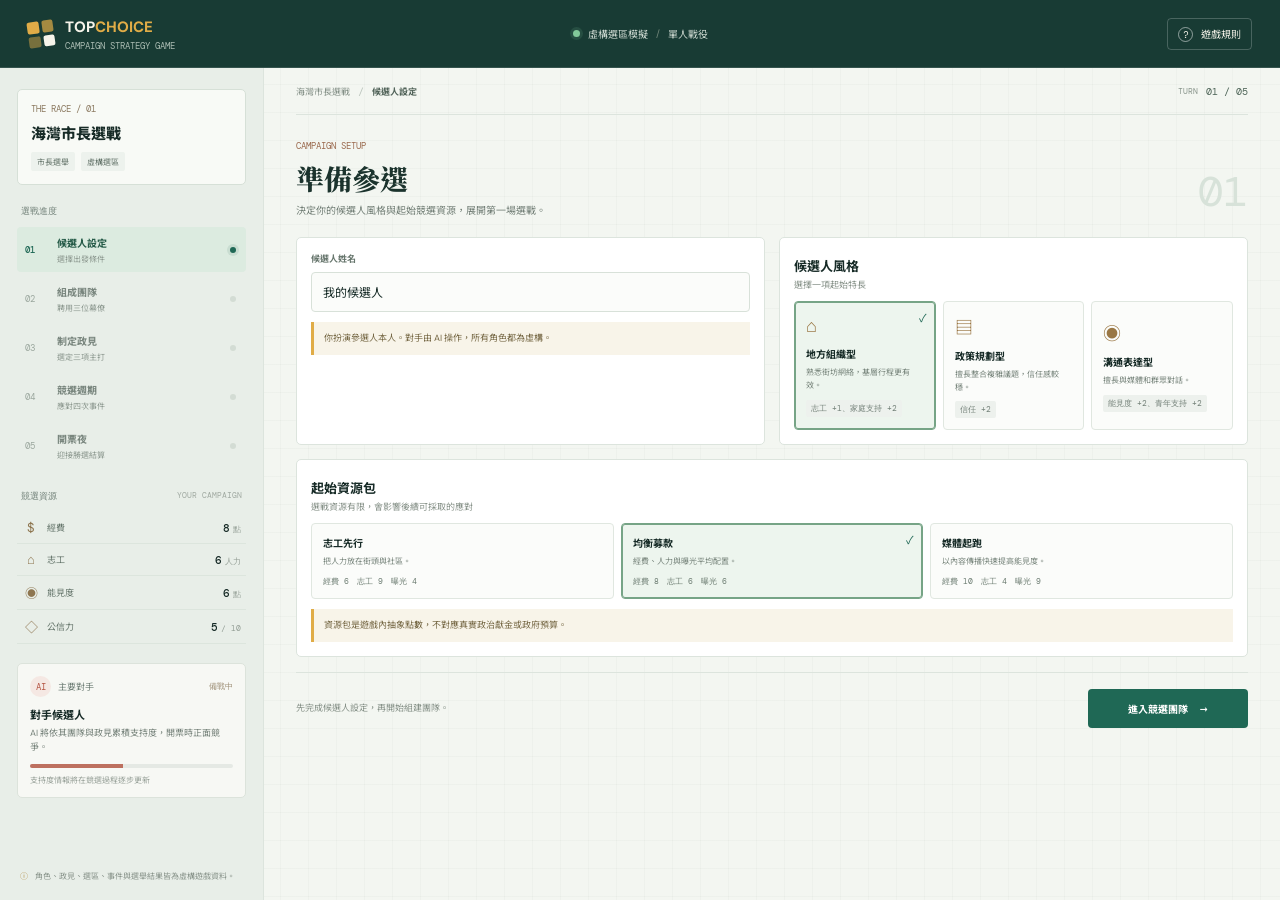
<file: index.html>
<!doctype html>
<html lang="zh-Hant">
<head>
  <meta charset="utf-8">
  <meta name="viewport" content="width=device-width, initial-scale=1">
  <meta http-equiv="refresh" content="0;url=campaign.html">
  <script>window.location.replace('campaign.html');</script>
  <meta name="theme-color" content="#183b34">
  <title>候選人政策 PK | TopChoice</title>
  <link rel="preconnect" href="https://fonts.googleapis.com">
  <link rel="preconnect" href="https://fonts.gstatic.com" crossorigin>
  <link href="https://fonts.googleapis.com/css2?family=DM+Mono:wght@400;500&family=DM+Sans:wght@400;500;600;700;800&family=Noto+Sans+TC:wght@400;500;600;700;800;900&family=Noto+Serif+TC:wght@600;700;900&display=swap" rel="stylesheet">
  <link rel="stylesheet" href="styles.css">
  <link rel="stylesheet" href="data-editor.css">
  <link rel="stylesheet" href="howto.css">
</head>
<body>
  <header class="topbar">
    <a class="wordmark" href="#overview" aria-label="TopChoice 首頁">
      <span class="mark" aria-hidden="true"><i></i><i></i><i></i><i></i></span>
      <span><b>TOP<span>CHOICE</span></b><small>PUBLIC CHOICE LAB</small></span>
    </a>
    <div class="topbar-right">
      <span class="edition"><span class="live-dot"></span>政策比較實驗室 <span class="edition-year">2026</span></span>
      <button class="icon-button" id="aboutButton" aria-label="關於資料標示" title="關於資料標示">i</button>
    </div>
  </header>

  <div class="app-shell">
    <aside class="sidebar">
      <div class="side-label">工作台 / WORKSPACE</div>
      <nav class="main-nav" aria-label="主要功能">
        <button class="nav-item active" data-view="overview"><span class="nav-icon">◫</span><span>候選人比較</span><span class="nav-index">01</span></button>
        <button class="nav-item" data-view="policy"><span class="nav-icon">▦</span><span>政策組合</span><span class="nav-index">02</span></button>
        <button class="nav-item" data-view="scenario"><span class="nav-icon">⌁</span><span>情境推演</span><span class="nav-index">03</span></button>
        <button class="nav-item" data-view="debate"><span class="nav-icon">⇄</span><span>三輪辯題</span><span class="nav-index">04</span></button>
      </nav>
      <div class="sidebar-spacer"></div>
      <div class="source-note">
        <span class="source-symbol">◎</span>
        <strong id="sourceStatusTitle">示範資料集</strong>
        <p id="sourceStatusText">候選人與政策內容皆為虛構示例，不對應任何真實人物、政黨或選舉主張。</p>
        <span class="source-status" id="sourceStatus"><i></i> 尚未連接資料來源</span>
      </div>
      <div class="sidebar-foot"><span>TOPCHOICE LAB</span><span>v0.1 · PROTOTYPE</span></div>
    </aside>

    <main class="content">
      <div class="content-head">
        <div class="breadcrumb"><span>工作台</span><b>/</b><span id="currentCrumb">候選人比較</span></div>
        <div class="head-status"><span class="demo-tag" id="demoDataBadge">DEMO DATA</span><span class="updated">介面原型 · 2026</span></div>
      </div>

      <section class="view active" id="view-overview">
        <div class="page-intro">
          <div>
            <div class="eyebrow"><span class="eyebrow-line"></span>PUBLIC POLICY / SIDE-BY-SIDE</div>
            <h1>看政策，<em>不猜立場。</em></h1>
            <p class="intro-copy">用同一組議題、公開條件與可調整的政策組合，拆解候選人方案的差異與取捨。</p>
          </div>
          <div class="intro-stamp"><span>DEMO</span><b>01<span>/</span>04</b><small>比較工作台</small></div>
        </div>

        <div class="notice-bar"><span class="notice-icon">i</span><p id="policyNoticeText"><strong>虛構示範資料</strong>　以下候選人與政見僅展示操作方式。正式資料需附原始來源、發布日期及更新紀錄。</p><button class="text-action" id="sourceInfo">資料原則 ↗</button></div>

        <div class="comparison-heading">
          <div><span class="section-kicker">01 / THE CANDIDATES</span><h2>候選人政策比較</h2></div>
          <div class="heading-actions"><button class="outline-button howto-trigger" id="howToPlayButton"><span>怎麼進行</span><b>?</b></button><button class="outline-button" id="editDataButton"><span>編輯比較資料</span><b>＋</b></button><button class="outline-button" data-goto="policy"><span>組合政策方案</span><b>→</b></button></div>
        </div>

        <div class="candidate-grid" id="candidateCards"></div>

        <div class="section-row">
          <div><span class="section-kicker">02 / ISSUE MAP</span><h2>六大議題對照</h2></div>
          <span class="meta-label">相同議題 · 相同欄位 · 不預設排名</span>
        </div>
        <div class="issue-table-wrap"><div class="issue-table" id="issueTable"></div></div>
        <div class="bottom-callout"><div class="callout-mark">↗</div><div><strong>下一步：組出你的政策方案</strong><p>為每位候選人配置不超過 15 點的政策組合，再放入共同情境檢視。</p></div><button class="solid-button" data-goto="policy">前往政策組合 <span>→</span></button></div>
      </section>

      <section class="view" id="view-policy" hidden>
        <div class="page-intro compact-intro">
          <div><div class="eyebrow"><span class="eyebrow-line"></span>POLICY DECK / 15-POINT LIMIT</div><h1>組合你的<em>政策牌組。</em></h1><p class="intro-copy">為兩組示範方案分別配置政策。預算代表遊戲資源，不等同實際政府預算。</p></div>
          <div class="intro-stamp"><span>BUILD</span><b>02<span>/</span>04</b><small>政策組合</small></div>
        </div>
        <div class="budget-board" id="budgetBoard"></div>
        <div class="policy-toolbar"><div><span class="section-kicker">CHOOSE YOUR TRADE-OFFS</span><h2>選擇政策方向</h2></div><div class="toolbar-note">每個議題可選一項，亦可留白。<span>最高 15 點 / 組</span></div></div>
        <div class="policy-list" id="policyList"></div>
        <div class="bottom-callout"><div class="callout-mark">⌁</div><div><strong>把方案放進共同情境</strong><p>觀察兩組政策在同一個公共挑戰下，有哪些已配置、哪些仍待回答。</p></div><button class="solid-button" data-goto="scenario">前往情境推演 <span>→</span></button></div>
      </section>

      <section class="view" id="view-scenario" hidden>
        <div class="page-intro compact-intro">
          <div><div class="eyebrow"><span class="eyebrow-line"></span>SCENARIO / SAME CONDITIONS</div><h1>在相同條件下，<em>看見取捨。</em></h1><p class="intro-copy">情境只是討論框架，不是預測。檢視政策覆蓋範圍，不把不完整資訊折算成勝負分數。</p></div>
          <div class="intro-stamp"><span>TEST</span><b>03<span>/</span>04</b><small>情境推演</small></div>
        </div>
        <div class="scenario-layout">
          <aside class="scenario-picker"><span class="section-kicker">SELECT A SCENARIO</span><h2>公共議題情境</h2><div class="scenario-options" id="scenarioOptions"></div><div class="assumption-note"><b>推演假設</b><p>僅檢查你選擇的政策是否觸及情境議題，不代表政策有效性或實際結果。</p></div></aside>
          <div class="scenario-result" id="scenarioResult"></div>
        </div>
        <div class="bottom-callout"><div class="callout-mark">⇄</div><div><strong>把分歧帶進三輪辯題</strong><p>從住房、交通或財政中選擇辯題，逐輪整理主張、條件與待查證資訊。</p></div><button class="solid-button" data-goto="debate">前往三輪辯題 <span>→</span></button></div>
      </section>

      <section class="view" id="view-debate" hidden>
        <div class="page-intro compact-intro">
          <div><div class="eyebrow"><span class="eyebrow-line"></span>OPEN DEBATE / THREE ROUNDS</div><h1>把問題問完整，<em>再比較答案。</em></h1><p class="intro-copy">三輪結構不替候選人判勝負，而是幫你追問主張、執行條件與證據來源。</p></div>
          <div class="intro-stamp"><span>ROUND</span><b>04<span>/</span>04</b><small>議題辯論</small></div>
        </div>
        <div class="debate-topline"><div><span class="section-kicker">THE ISSUE ARENA</span><h2>三輪政策辯題</h2></div><div class="debate-progress" id="debateProgress"></div></div>
        <div class="debate-layout"><div class="round-rail" id="roundRail"></div><article class="debate-card" id="debateCard"></article></div>
        <div class="debate-footnote"><span>ⓘ</span><p>正式版應為每項候選人主張附上原始連結、來源類型、發布日期及人工查核狀態。本原型不含真實政見或候選人評分。</p></div>
      </section>

      <footer class="page-footer"><span>TOPCHOICE · A CIVIC COMPARISON PROTOTYPE</span><span>內容以來源為本，差異由你檢視。</span></footer>
    </main>
  </div>
  <dialog class="howto-dialog" id="howToPlayDialog">
    <div class="dialog-head"><span class="section-kicker">HOW TO PLAY / 4 STEPS</span><button class="icon-button close-howto-dialog" type="button" aria-label="關閉遊戲說明">×</button></div>
    <h2>一局怎麼進行？</h2>
    <p class="howto-intro">這是一個比較政策、找出待查問題的遊戲原型，不是猜誰會贏。完成四步後，你會得到一份清楚的政策差異與追問方向。</p>
    <ol class="howto-steps">
      <li><span class="howto-number">01</span><div><h3>準備比較資料</h3><p>示範候選人已預載。想改成自己的資料，就填寫候選人名稱、各議題主張和原始來源；資料只存在目前瀏覽器。</p><button class="small-button" id="howToEditData" type="button">編輯候選人資料 <span>→</span></button></div></li>
      <li><span class="howto-number">02</span><div><h3>組 15 點議題牌組</h3><p>進入「政策組合」，分別替 A、B 選擇想納入比較的政策卡。每組最多 15 點；點數代表遊戲中的注意力配置，不是政府預算。已預選的卡片可替換或取消。</p><button class="small-button" data-goto="policy" type="button">前往政策組合 <span>→</span></button></div></li>
      <li><span class="howto-number">03</span><div><h3>套用共同情境</h3><p>選擇住房、交通或財政情境，查看兩組方案有哪些對應政策，哪些問題仍待回答。兩邊使用相同情境，不計勝負分數。</p><button class="small-button" data-goto="scenario" type="button">前往情境推演 <span>→</span></button></div></li>
      <li><span class="howto-number">04</span><div><h3>完成三輪辯題</h3><p>依序檢視「提出主張、檢視執行、核對證據」，比較來源、執行條件與成本問題。完成標準是找出差異與待追問項目，不會有勝者或敗者。</p><button class="small-button" data-goto="debate" type="button">前往三輪辯題 <span>→</span></button></div></li>
    </ol>
    <div class="howto-footer"><span>小提示：未附可查證來源的內容會標示「待補」或「未查證」。</span><button class="solid-button close-howto-dialog" type="button">開始比較 <span>✓</span></button></div>
  </dialog>
  <dialog class="data-dialog" id="dataDialog">
    <div class="dialog-head"><span class="section-kicker">LOCAL DATA EDITOR</span><button class="icon-button close-data-dialog" type="button" aria-label="關閉">×</button></div>
    <h2>編輯比較資料</h2>
    <p class="data-dialog-note">編輯內容只儲存在這個瀏覽器。匯入備份會取代目前本機資料；請附上可公開查閱的原始來源，輸入內容不會自動視為已查證。</p>
    <form id="policyDataForm">
      <div class="editor-select-row">
        <label>比較對象<select id="editorCandidate"><option value="A">候選人 A</option><option value="B">候選人 B</option></select></label>
        <label>議題<select id="editorIssue"><option value="housing">居住政策</option><option value="transit">交通建設</option><option value="education">教育照顧</option><option value="energy">能源韌性</option><option value="industry">產業轉型</option><option value="fiscal">財政治理</option></select></label>
      </div>
      <div class="editor-section-label">候選人資料</div>
      <label>顯示名稱<input id="editorName" maxlength="60" required></label>
      <label>簡介<textarea id="editorApproach" rows="2" maxlength="240"></textarea></label>
      <label>標籤，以逗號分隔<input id="editorTags" maxlength="100"></label>
      <div class="editor-section-label">此議題的主張與來源</div>
      <label>主張摘要<textarea id="editorClaim" rows="3" maxlength="500" required></textarea></label>
      <div class="editor-source-grid">
        <label>來源名稱<input id="editorSourceTitle" maxlength="100" placeholder="例如：候選人政見專頁"></label>
        <label>發布日期<input id="editorSourceDate" type="date"></label>
      </div>
      <label>原始來源網址<input id="editorSourceUrl" type="url" maxlength="500" placeholder="https://" inputmode="url"></label>
      <p class="editor-feedback" id="editorFeedback" aria-live="polite"></p>
      <div class="editor-actions"><button class="solid-button" type="submit">儲存這筆資料 <span>✓</span></button><button class="small-button" id="importDataButton" type="button">匯入 JSON 備份</button><button class="small-button" id="exportDataButton" type="button">匯出 JSON 備份</button><button class="small-button reset-data-button" id="resetDataButton" type="button">重設示範資料</button></div>
      <input id="importDataFile" type="file" accept=".json,application/json" hidden>
    </form>
  </dialog>
  <dialog class="info-dialog" id="infoDialog"><div class="dialog-head"><span class="section-kicker">DATA STANDARD</span><button class="icon-button close-dialog" aria-label="關閉">×</button></div><h2>資料標示原則</h2><p>這個原型的候選人、政見與政策選項皆為虛構示例。正式版本應採相同欄位呈現所有對象，保留原始來源、發布日期、更新紀錄及更正管道。</p><ul><li>不以未揭露的權重計算候選人總分。</li><li>事實資料與情境假設分開標示。</li><li>可查看、調整或重設每項比較條件。</li><li>引用主張時連回原始文件，不改寫成定論。</li></ul><button class="solid-button close-dialog">知道了 <span>✓</span></button></dialog>
  <script src="app.js"></script>
</body>
</html>
</file>
<file: styles.css>
:root{--ink:#172b27;--muted:#75817b;--line:#dce4dd;--paper:#f4f7f2;--white:#fff;--green:#1f6855;--green-soft:#e3f0e9;--coral:#d85f48;--coral-soft:#f9e9e4;--gold:#e0ac47;--blue:#4977a7;--mono:'DM Mono',monospace;--sans:'DM Sans','Noto Sans TC',sans-serif;--serif:'Noto Serif TC',serif}
*{box-sizing:border-box}html{scroll-behavior:smooth}body{margin:0;color:var(--ink);font-family:var(--sans);background-color:var(--paper);background-image:linear-gradient(rgba(23,43,39,.025) 1px,transparent 1px),linear-gradient(90deg,rgba(23,43,39,.025) 1px,transparent 1px);background-size:28px 28px}button,a{font:inherit}button{color:inherit}.topbar{height:72px;background:#183b34;color:#f8f6ec;display:flex;align-items:center;justify-content:space-between;padding:0 34px;border-bottom:1px solid rgba(255,255,255,.13)}.wordmark{display:flex;align-items:center;gap:12px;color:inherit;text-decoration:none}.wordmark b{display:block;font:800 16px var(--sans);letter-spacing:0}.wordmark b span{color:#f2bd52}.wordmark small{display:block;margin-top:3px;color:#a8b8b0;font:10px var(--mono);letter-spacing:0}.mark{width:29px;height:29px;display:grid;grid-template-columns:1fr 1fr;gap:3px;transform:rotate(-8deg)}.mark i{display:block;background:#e8b44e;border-radius:2px}.mark i:nth-child(2){opacity:.7}.mark i:nth-child(3){opacity:.45}.mark i:nth-child(4){background:#f8f6ec}.topbar-right{display:flex;align-items:center;gap:18px}.edition{font-size:12px;color:#d1ddd6;display:flex;align-items:center;gap:9px}.live-dot,.source-status i{width:7px;height:7px;background:#8fd3a9;border-radius:50%;box-shadow:0 0 0 3px rgba(143,211,169,.14)}.edition-year{font:11px var(--mono);color:#e8b44e;border-left:1px solid rgba(255,255,255,.2);padding-left:9px}.icon-button{width:30px;height:30px;border-radius:50%;border:1px solid rgba(255,255,255,.3);background:transparent;color:inherit;font-weight:700;cursor:pointer}.app-shell{display:grid;grid-template-columns:232px minmax(0,1fr);max-width:1600px;margin:0 auto;min-height:calc(100vh - 72px)}.sidebar{background:#e8eee8;border-right:1px solid var(--line);padding:29px 17px 18px;display:flex;flex-direction:column;position:relative}.side-label,.section-kicker,.eyebrow{font:10px var(--mono);letter-spacing:0;color:#7e8d83}.side-label{padding:0 12px 14px}.main-nav{display:grid;gap:4px}.nav-item{height:45px;padding:0 12px;border:0;border-radius:5px;background:transparent;display:flex;align-items:center;gap:12px;text-align:left;color:#53645c;cursor:pointer;font-size:13px;font-weight:600;transition:background .18s,color .18s}.nav-item:hover{background:#dce7df}.nav-item.active{color:#fff;background:var(--green);box-shadow:0 4px 12px #1f685523}.nav-icon{font:19px var(--mono);width:18px;text-align:center}.nav-index{margin-left:auto;font:10px var(--mono);opacity:.55}.sidebar-spacer{flex:1;min-height:40px}.source-note{padding:15px 13px;background:#f8faf6;border:1px solid #d5e0d6;border-radius:5px;position:relative}.source-symbol{position:absolute;right:13px;top:11px;color:var(--green);font-size:17px}.source-note strong{font-size:12px}.source-note p{font-size:11px;line-height:1.75;color:#68776e;margin:8px 0 13px}.source-status{display:flex;align-items:center;gap:7px;color:#7b8980;font:9px var(--mono)}.source-status i{width:6px;height:6px;background:#d39741;box-shadow:none}.sidebar-foot{padding:18px 5px 0;display:flex;justify-content:space-between;color:#869188;font:8px var(--mono)}.content{padding:0 36px 22px;min-width:0}.content-head{height:54px;border-bottom:1px solid var(--line);display:flex;align-items:center;justify-content:space-between}.breadcrumb{display:flex;gap:10px;align-items:center;color:#8b958d;font-size:11px}.breadcrumb b{font:11px var(--mono);color:#bcc5be}.breadcrumb span:last-child{color:#42544a;font-weight:700}.head-status{display:flex;gap:11px;align-items:center}.demo-tag{background:#f8e9be;color:#72551c;padding:5px 8px;border-radius:2px;font:9px var(--mono)}.updated{font:10px var(--mono);color:#89958d}.view{display:none;animation:enter .32s ease both}.view.active{display:block}@keyframes enter{from{opacity:0;transform:translateY(7px)}to{opacity:1;transform:translateY(0)}}.page-intro{display:flex;justify-content:space-between;align-items:flex-end;padding:33px 0 22px;gap:24px}.eyebrow{display:flex;align-items:center;gap:9px;color:#5e7668}.eyebrow-line{width:22px;height:2px;background:var(--coral)}h1{font:900 34px/1.3 var(--serif);letter-spacing:0;margin:12px 0 7px;color:#1b332d}h1 em{font-style:normal;color:var(--green)}.intro-copy{max-width:640px;margin:0;color:#718078;font-size:12px;line-height:1.8}.intro-stamp{flex:0 0 91px;height:82px;border-left:1px solid #cad6cc;padding:5px 0 0 15px;display:flex;flex-direction:column;align-items:flex-start;color:#52675a}.intro-stamp>span{font:9px var(--mono);color:var(--coral)}.intro-stamp b{font:20px var(--mono);color:#213b32;margin:5px 0 2px}.intro-stamp b span{color:#aab5ac;font-size:14px}.intro-stamp small{font-size:9px;color:#88948b}.notice-bar{min-height:42px;padding:9px 13px;display:flex;align-items:center;gap:10px;background:#fff9e9;border:1px solid #f0dfb8;border-left:3px solid var(--gold);margin:3px 0 26px}.notice-icon{width:16px;height:16px;flex:0 0 16px;border:1px solid #a87b23;color:#926817;border-radius:50%;text-align:center;font:700 10px/15px var(--mono)}.notice-bar p{flex:1;margin:0;color:#776c52;font-size:10px;line-height:1.6}.notice-bar strong{color:#544622}.text-action{border:0;background:none;color:#84672b;font-size:10px;font-weight:700;white-space:nowrap;cursor:pointer}.comparison-heading,.section-row,.policy-toolbar,.debate-topline{display:flex;justify-content:space-between;align-items:flex-end;margin-bottom:12px}.section-kicker{display:block;color:#9a6a4e;margin-bottom:5px}.comparison-heading h2,.section-row h2,.policy-toolbar h2,.scenario-picker h2,.debate-topline h2{font-size:16px;line-height:1.35;margin:0;font-weight:800}.outline-button{border:1px solid #b9c9bf;background:transparent;padding:8px 11px;display:flex;gap:15px;align-items:center;border-radius:4px;font-size:10px;font-weight:700;cursor:pointer;transition:.18s}.outline-button:hover{background:#e6efe8;border-color:var(--green)}.outline-button b{font:14px var(--mono);color:var(--green)}.candidate-grid{display:grid;grid-template-columns:1fr 1fr;gap:12px;margin-bottom:27px}.candidate-card{position:relative;overflow:hidden;padding:15px 17px 13px;background:var(--white);border:1px solid var(--line);border-radius:5px;min-height:136px}.candidate-card:after{content:'';position:absolute;right:-29px;top:-37px;width:112px;height:112px;border:1px solid #deebe0;border-radius:50%;box-shadow:0 0 0 11px #f7faf6,0 0 0 12px #e6eee7}.candidate-card.candidate-b:after{border-color:#f2ddd6;box-shadow:0 0 0 11px #fcf8f5,0 0 0 12px #f4e3de}.candidate-label{font:9px var(--mono);display:flex;align-items:center;gap:7px;color:#829087}.candidate-label i{width:8px;height:8px;border-radius:50%;background:var(--green)}.candidate-b .candidate-label i{background:var(--coral)}.candidate-card h3{margin:10px 0 3px;font-size:19px;letter-spacing:0}.fiction-label{font-size:9px;color:#999f99}.candidate-meta{display:flex;gap:8px;align-items:center;margin-top:15px;position:relative;z-index:1}.candidate-meta span{padding:4px 7px;background:#edf3ee;color:#4b6a58;border-radius:2px;font-size:9px}.candidate-b .candidate-meta span{background:#f8eeea;color:#9d5a48}.candidate-card p{font-size:10px;color:#727e76;margin:10px 0 0;max-width:90%;line-height:1.65}.section-row{align-items:center}.meta-label{font-size:9px;color:#849087}.issue-table-wrap{overflow:hidden;border:1px solid var(--line);border-radius:5px;background:#fff}.issue-table{display:grid}.issue-header,.issue-row{display:grid;grid-template-columns:1.05fr 1.65fr 1.65fr;align-items:center}.issue-header{min-height:33px;background:#e9efea;color:#819087;font:9px var(--mono)}.issue-header>*{padding:0 12px}.issue-header span:nth-child(2){color:var(--green)}.issue-header span:nth-child(3){color:#b85b47}.issue-row{min-height:55px;border-top:1px solid #edf0ec}.issue-name{padding:9px 12px;display:flex;align-items:center;gap:9px;font-size:11px;font-weight:700}.issue-symbol{width:24px;height:24px;background:#f2f5f0;color:#54715f;border-radius:4px;display:grid;place-items:center;font:13px var(--mono)}.issue-summary{padding:9px 12px;font-size:10px;line-height:1.65;color:#69766e}.issue-summary strong{display:block;font-size:10px;color:#33473b}.issue-summary.coral strong{color:#a14d3c}.meta-label{font:9px var(--mono)}.bottom-callout{display:flex;align-items:center;gap:13px;padding:14px 15px;background:#e6eee7;border:1px solid #d7e3d8;border-radius:5px;margin-top:17px}.callout-mark{width:30px;height:30px;flex:0 0 30px;background:#d0e3d5;color:var(--green);display:grid;place-items:center;font:18px var(--mono);border-radius:4px}.bottom-callout>div:nth-child(2){flex:1}.bottom-callout strong{font-size:11px}.bottom-callout p{font-size:10px;color:#718078;margin:4px 0 0;line-height:1.6}.solid-button{border:0;background:var(--green);color:white;padding:10px 13px;border-radius:4px;font-size:10px;font-weight:700;cursor:pointer;white-space:nowrap;transition:background .18s,transform .18s}.solid-button:hover{background:#174d3f;transform:translateY(-1px)}.solid-button span{font:13px var(--mono);margin-left:8px}.compact-intro{padding-bottom:23px}.budget-board{display:grid;grid-template-columns:1fr 1fr;gap:12px;margin:0 0 26px}.budget-card{padding:14px 16px;background:#fff;border:1px solid var(--line);border-top:3px solid var(--green);border-radius:4px}.budget-card.b{border-top-color:var(--coral)}.budget-title{display:flex;align-items:center;justify-content:space-between;font-size:11px;font-weight:700}.budget-title span:last-child{font:9px var(--mono);color:#8b968e}.budget-track{display:flex;align-items:center;gap:10px;margin-top:11px}.budget-number{font:20px var(--mono);color:var(--green);min-width:42px}.budget-card.b .budget-number{color:var(--coral)}.budget-number small{font:10px var(--mono);color:#8c978e}.budget-meter{height:7px;flex:1;background:#edf1ed;border-radius:8px;overflow:hidden}.budget-meter i{display:block;height:100%;width:0;background:var(--green);transition:width .25s}.budget-card.b .budget-meter i{background:var(--coral)}.budget-caption{margin-top:7px;font-size:9px;color:#8b968e}.policy-toolbar{margin-bottom:13px}.toolbar-note{font-size:10px;color:#79867e}.toolbar-note span{display:block;text-align:right;font:9px var(--mono);color:#9a6a4e;margin-top:4px}.policy-list{display:grid;gap:9px}.policy-card{display:grid;grid-template-columns:145px 1fr 1fr;gap:10px;padding:11px;background:#fff;border:1px solid var(--line);border-radius:4px;align-items:stretch}.policy-topic{padding:8px 6px;display:flex;flex-direction:column;justify-content:center}.policy-topic span{font:9px var(--mono);color:#a27659}.policy-topic strong{font-size:12px;margin-top:4px}.policy-choice{position:relative;padding:10px 11px 9px;border:1px solid #e3e9e3;background:#fbfcfa;border-radius:3px;min-width:0}.policy-choice.selected-a{border-color:#9fc3ab;background:#f3f8f3}.policy-choice.selected-b{border-color:#e4b6a9;background:#fdf6f3}.choice-heading{display:flex;justify-content:space-between;gap:8px}.choice-heading strong{font-size:10px}.choice-cost{font:10px var(--mono);white-space:nowrap;color:#758078}.choice-desc{font-size:9px;line-height:1.65;color:#718078;margin:5px 0 8px;min-height:29px}.choice-meta{display:flex;gap:5px;flex-wrap:wrap;margin-bottom:8px}.choice-meta span{font-size:8px;color:#68776e;background:#edf1ed;border-radius:2px;padding:3px 5px}.choice-actions{display:flex;gap:5px}.choose-button{padding:5px 7px;border:1px solid #dbe3dc;border-radius:3px;background:#fff;font-size:8px;color:#66746b;cursor:pointer}.choose-button:hover{border-color:var(--green);color:var(--green)}.choose-button.a-on{background:var(--green);border-color:var(--green);color:white}.choose-button.b-on{background:var(--coral);border-color:var(--coral);color:white}.scenario-layout{display:grid;grid-template-columns:280px minmax(0,1fr);gap:14px;margin-top:3px}.scenario-picker,.scenario-result{background:#fff;border:1px solid var(--line);border-radius:5px}.scenario-picker{padding:17px}.scenario-picker h2{margin-bottom:13px}.scenario-options{display:grid;gap:6px}.scenario-option{padding:10px 10px;border:1px solid #e4e9e4;border-radius:3px;background:#fcfdfb;text-align:left;cursor:pointer}.scenario-option.active{border-color:var(--green);background:#eff6f0;box-shadow:inset 3px 0 var(--green)}.scenario-option strong{display:block;font-size:10px}.scenario-option small{display:block;color:#859087;font-size:9px;margin-top:4px;line-height:1.5}.assumption-note{border-top:1px solid #e8ede8;margin-top:14px;padding-top:12px}.assumption-note b{font-size:9px;color:#9a6a4e}.assumption-note p{font-size:9px;line-height:1.7;color:#78857c;margin:5px 0 0}.scenario-result{padding:19px}.scenario-result-head{display:flex;justify-content:space-between;align-items:flex-start;padding-bottom:15px;border-bottom:1px solid #e9eee9}.scenario-result-head h2{font:700 19px var(--serif);margin:5px 0}.scenario-result-head p{font-size:10px;color:#77837b;margin:0;line-height:1.6}.scenario-flag{font:9px var(--mono);color:#93702f;background:#fbf2da;padding:5px 7px}.coverage-list{display:grid;gap:10px;margin-top:16px}.coverage-row{display:grid;grid-template-columns:105px 1fr 1fr;gap:10px;align-items:start;padding-bottom:11px;border-bottom:1px solid #f0f2ef}.coverage-label{font-size:10px;font-weight:700;padding-top:4px}.coverage-cell{font-size:9px;color:#737f77;line-height:1.6}.coverage-cell b{display:block;font-size:9px;margin-bottom:3px}.coverage-cell.a b{color:var(--green)}.coverage-cell.b b{color:var(--coral)}.coverage-cell .covered{color:#426d51}.coverage-cell .missing{color:#a08855}.coverage-legend{display:flex;gap:15px;margin-top:13px;font-size:9px;color:#829087}.coverage-legend i{display:inline-block;width:7px;height:7px;border-radius:50%;background:#79a985;margin-right:5px}.coverage-legend .wait{background:#d3b56f}.debate-topline{margin:3px 0 13px;align-items:center}.debate-progress{display:flex;align-items:center;gap:5px}.progress-dot{width:23px;height:4px;border-radius:4px;background:#dce4dd}.progress-dot.active{background:var(--green)}.progress-count{font:9px var(--mono);color:#7b897f;margin-left:6px}.debate-layout{display:grid;grid-template-columns:205px minmax(0,1fr);gap:14px}.round-rail{display:grid;align-content:start;gap:6px}.round-button{padding:11px 11px;border:1px solid var(--line);border-radius:4px;background:#fff;text-align:left;cursor:pointer}.round-button.active{border-color:var(--green);background:#edf5ee;box-shadow:inset 3px 0 var(--green)}.round-button small{display:block;font:9px var(--mono);color:#9a6a4e}.round-button strong{display:block;font-size:10px;margin-top:5px}.round-button span{display:block;font-size:9px;color:#849087;margin-top:4px}.debate-card{background:#fff;border:1px solid var(--line);border-radius:5px;overflow:hidden}.debate-card-top{padding:19px 20px 15px;background:#eaf1eb;border-bottom:1px solid #dbe5dc}.debate-label{font:9px var(--mono);color:#658071}.debate-card-top h2{font:700 20px/1.5 var(--serif);margin:8px 0 5px}.debate-card-top p{font-size:10px;color:#748078;margin:0;line-height:1.7}.debate-columns{display:grid;grid-template-columns:1fr 1fr}.debate-side{padding:17px 19px;min-width:0}.debate-side+ .debate-side{border-left:1px solid #e9eee9}.debate-side-label{display:flex;justify-content:space-between;align-items:center;font:9px var(--mono);color:#6e7c72}.debate-side.b .debate-side-label{color:#ac5b47}.debate-side h3{font-size:12px;margin:9px 0 7px}.debate-side p{font-size:10px;line-height:1.8;color:#68766d;margin:0;min-height:57px}.source-placeholder{margin-top:12px;padding:8px;background:#f5f7f3;border:1px dashed #d2dbd2;color:#8b958c;font-size:9px;line-height:1.6}.source-placeholder b{display:block;color:#65756a;font-size:9px;margin-bottom:3px}.debate-card-foot{display:flex;align-items:center;justify-content:space-between;padding:11px 18px;border-top:1px solid #e9eee9;background:#fcfdfb}.debate-card-foot span{font-size:9px;color:#849087}.debate-controls{display:flex;gap:6px}.small-button{padding:7px 10px;border-radius:3px;border:1px solid #dce4dd;background:#fff;font-size:9px;cursor:pointer}.small-button:disabled{opacity:.42;cursor:not-allowed}.small-button.next{background:var(--green);border-color:var(--green);color:#fff}.debate-footnote{display:flex;gap:8px;margin-top:13px;padding:10px 12px;background:#fff9e9;border:1px solid #f0dfb8;color:#796b4e}.debate-footnote span{font-size:12px}.debate-footnote p{font-size:9px;line-height:1.65;margin:0}.page-footer{display:flex;justify-content:space-between;border-top:1px solid var(--line);margin-top:25px;padding-top:12px;color:#9aa39c;font:8px var(--mono)}.info-dialog{border:1px solid var(--line);border-radius:6px;padding:22px 24px;max-width:440px;color:var(--ink);box-shadow:0 18px 60px #102e2450}.info-dialog::backdrop{background:#153b32a1;backdrop-filter:blur(3px)}.dialog-head{display:flex;justify-content:space-between;align-items:center}.dialog-head .icon-button{color:#52645a;border-color:#cdd8cf;font-size:18px}.info-dialog h2{font:700 22px var(--serif);margin:17px 0 9px}.info-dialog p,.info-dialog li{font-size:11px;line-height:1.8;color:#6d7a71}.info-dialog ul{padding-left:18px;margin:10px 0 17px}.close-dialog{cursor:pointer}
@media(max-width:1050px){.content{padding:0 24px 20px}.app-shell{grid-template-columns:205px minmax(0,1fr)}.policy-card{grid-template-columns:115px 1fr 1fr}.scenario-layout{grid-template-columns:240px minmax(0,1fr)}}
@media(max-width:780px){.topbar{height:60px;padding:0 18px}.app-shell{display:block;min-height:calc(100vh - 60px)}.sidebar{height:auto;position:sticky;top:0;z-index:5;padding:0;background:#e8eee8;border:0;border-bottom:1px solid #d4dfd6}.side-label,.sidebar-spacer,.source-note,.sidebar-foot{display:none}.main-nav{display:flex;gap:2px;padding:6px 10px;overflow:auto}.nav-item{height:38px;flex:1;justify-content:center;gap:6px;white-space:nowrap;padding:0 8px;font-size:10px}.nav-index{display:none}.nav-icon{font-size:15px;width:auto}.content{padding:0 18px 18px}.content-head{height:43px}.page-intro{padding-top:25px}.intro-stamp{flex-basis:70px;padding-left:10px}.intro-stamp b{font-size:17px}h1{font-size:28px}.notice-bar{align-items:flex-start}.notice-bar p{font-size:9px}.text-action{font-size:9px}.candidate-card{padding:13px}.candidate-card h3{font-size:17px}.issue-header,.issue-row{grid-template-columns:.9fr 1.25fr 1.25fr}.issue-header>*{padding:0 8px}.issue-name{padding:8px}.issue-summary{padding:8px;font-size:9px}.issue-summary strong{font-size:9px}.policy-card{grid-template-columns:1fr 1fr;gap:7px}.policy-topic{grid-column:1/-1;flex-direction:row;align-items:center;justify-content:flex-start;gap:8px;padding:2px 3px}.policy-topic strong{margin:0}.policy-choice{padding:9px}.scenario-layout{grid-template-columns:1fr}.scenario-picker{padding:14px}.scenario-options{grid-template-columns:repeat(3,1fr)}.scenario-option{padding:8px}.scenario-option strong{font-size:9px}.scenario-option small{font-size:8px}.assumption-note{margin-top:10px}.debate-layout{grid-template-columns:1fr}.round-rail{grid-template-columns:repeat(3,1fr)}.round-button{padding:8px}.round-button strong{font-size:9px}.debate-card-top{padding:15px}.debate-card-top h2{font-size:18px}}
@media(max-width:520px){.topbar{padding:0 13px}.edition{font-size:10px;gap:6px}.topbar-right{gap:9px}.content{padding:0 12px 14px}.head-status{gap:6px}.updated{display:none}.page-intro{gap:8px;padding:21px 0 16px}.eyebrow{font-size:8px}.eyebrow-line{width:15px}h1{font-size:24px;margin-top:9px}.intro-copy{font-size:10px}.intro-stamp{flex:0 0 57px;height:67px;padding-left:7px}.intro-stamp>span{font-size:8px}.intro-stamp b{font-size:15px}.intro-stamp small{font-size:8px}.notice-bar{gap:7px;padding:8px}.notice-bar p{font-size:8px}.text-action{max-width:52px;white-space:normal}.comparison-heading h2,.section-row h2,.policy-toolbar h2,.scenario-picker h2,.debate-topline h2{font-size:14px}.outline-button{padding:7px;font-size:9px;gap:6px}.candidate-grid{gap:7px}.candidate-card{min-height:142px;padding:11px 10px}.candidate-card h3{font-size:14px}.candidate-card p{font-size:8px;max-width:100%}.candidate-meta{gap:4px;flex-wrap:wrap;margin-top:10px}.candidate-meta span{font-size:8px;padding:3px 5px}.candidate-card:after{width:75px;height:75px;right:-29px;top:-26px}.section-row{align-items:flex-end}.meta-label{font-size:8px;max-width:130px;text-align:right}.issue-header,.issue-row{grid-template-columns:70px minmax(0,1fr) minmax(0,1fr)}.issue-header{font-size:8px}.issue-header>*{padding:0 5px}.issue-name{padding:7px 5px;gap:5px;font-size:9px}.issue-symbol{width:18px;height:18px;font-size:10px}.issue-summary{padding:7px 5px;font-size:8px}.issue-summary strong{font-size:8px}.bottom-callout{gap:8px;padding:10px}.callout-mark{width:25px;height:25px;flex-basis:25px;font-size:15px}.bottom-callout strong{font-size:9px}.bottom-callout p{font-size:8px}.solid-button{padding:8px;font-size:8px}.solid-button span{margin-left:3px}.budget-board{gap:7px}.budget-card{padding:10px}.budget-title{font-size:9px}.budget-title span:last-child{font-size:8px}.budget-track{gap:5px}.budget-number{font-size:16px;min-width:34px}.budget-number small{font-size:8px}.budget-caption{font-size:8px}.toolbar-note{font-size:8px;text-align:right;max-width:140px}.toolbar-note span{font-size:8px}.policy-card{gap:5px;padding:7px}.policy-choice{padding:7px}.choice-heading strong{font-size:9px}.choice-cost{font-size:8px}.choice-desc{font-size:8px;min-height:37px}.choice-meta{gap:3px}.choice-meta span{font-size:7px;padding:3px}.choose-button{font-size:7px;padding:5px}.scenario-options{gap:4px}.scenario-option strong{font-size:8px}.scenario-option small{font-size:7px}.scenario-result{padding:13px}.scenario-result-head h2{font-size:16px}.scenario-result-head p{font-size:9px}.coverage-row{grid-template-columns:68px 1fr 1fr;gap:6px}.coverage-label,.coverage-cell,.coverage-cell b{font-size:8px}.coverage-legend{font-size:8px;gap:10px}.round-rail{gap:4px}.round-button{padding:7px 5px}.round-button small,.round-button span{font-size:7px}.round-button strong{font-size:8px}.debate-card-top h2{font-size:16px}.debate-card-top p{font-size:9px}.debate-side{padding:12px 9px}.debate-side h3{font-size:10px}.debate-side p{font-size:9px;min-height:82px}.debate-side-label{font-size:8px}.source-placeholder{font-size:8px;padding:6px}.debate-card-foot{padding:9px}.debate-card-foot span{font-size:8px}.small-button{padding:6px;font-size:8px}.debate-footnote p{font-size:8px}.page-footer{font-size:7px;gap:8px}.page-footer span:last-child{text-align:right}}
</file>
<file: data-editor.css>
.heading-actions{display:flex;align-items:center;gap:7px}.issue-summary>span:not(.source-link):not(.source-missing){display:block;color:#78857c;font-size:9px;line-height:1.55}.source-link,.source-missing{display:block;margin-top:5px;font-size:8px;line-height:1.5}.source-link a{color:#2c7059;text-decoration:underline;text-underline-offset:2px}.source-link a:hover{color:#174c3e}.source-missing{color:#a1834a}.debate-policy-note{font-size:9px;color:#577663}.source-placeholder .source-link,.source-placeholder .source-missing{margin-top:0}.data-dialog{width:min(660px,calc(100vw - 28px));max-height:min(90vh,850px);overflow:auto;padding:22px 24px;border:1px solid var(--line);border-radius:7px;color:var(--ink);box-shadow:0 18px 60px #102e2450}.data-dialog::backdrop{background:#153b32a1;backdrop-filter:blur(3px)}.data-dialog .dialog-head .icon-button{color:#52645a;border-color:#cdd8cf;font-size:18px}.data-dialog h2{margin:16px 0 6px;font:700 22px var(--serif)}.data-dialog-note{margin:0 0 15px;color:#718078;font-size:10px;line-height:1.7}.data-dialog form{display:grid;gap:11px}.data-dialog label{display:grid;gap:5px;color:#57685e;font-size:9px;font-weight:700}.data-dialog input,.data-dialog textarea,.data-dialog select{width:100%;border:1px solid #d6dfd7;border-radius:4px;background:#fbfcfa;padding:9px 10px;color:var(--ink);font:10px var(--sans);outline:none}.data-dialog textarea{resize:vertical;min-height:54px;line-height:1.6}.data-dialog input:focus,.data-dialog textarea:focus,.data-dialog select:focus{border-color:var(--green);box-shadow:0 0 0 3px #1f68551c}.editor-select-row,.editor-source-grid{display:grid;grid-template-columns:1fr 1fr;gap:10px}.editor-section-label{padding-top:10px;border-top:1px solid #e8ede8;color:#9a6a4e;font:9px var(--mono)}.editor-feedback{min-height:14px;margin:0;color:#3d7552;font-size:9px}.editor-feedback.error{color:#b34e3c}.editor-actions{display:flex;align-items:center;gap:7px;flex-wrap:wrap;padding-top:5px}.editor-actions .solid-button{font-size:9px}.editor-actions .small-button{min-height:34px}.reset-data-button{color:#a34d3e}.data-dialog .icon-button{cursor:pointer}@media(max-width:520px){.heading-actions{gap:4px}.heading-actions .outline-button{font-size:8px;padding:7px 6px}.data-dialog{padding:17px 14px;max-height:92vh}.data-dialog h2{font-size:19px}.editor-select-row,.editor-source-grid{grid-template-columns:1fr}.data-dialog input,.data-dialog textarea,.data-dialog select{font-size:12px}.editor-actions{align-items:stretch}.editor-actions>*{flex:1 1 44%}.editor-actions .solid-button{flex:1 1 100%}}
</file>
<file: howto.css>
.howto-dialog{width:min(720px,calc(100vw - 28px));max-height:min(90vh,820px);overflow:auto;padding:23px 25px;border:1px solid var(--line);border-radius:7px;background:#fff;color:var(--ink);box-shadow:0 18px 60px #102e2450}.howto-dialog::backdrop{background:#153b32a1;backdrop-filter:blur(3px)}.howto-dialog .dialog-head .icon-button{color:#52645a;border-color:#cdd8cf;font-size:18px}.howto-dialog h2{margin:15px 0 6px;font:700 23px var(--serif)}.howto-intro{max-width:620px;margin:0;color:#6c7b71;font-size:11px;line-height:1.75}.howto-steps{list-style:none;padding:0;margin:18px 0 0;display:grid;grid-template-columns:1fr 1fr;gap:0 18px}.howto-steps li{display:grid;grid-template-columns:30px minmax(0,1fr);gap:10px;padding:13px 0;border-top:1px solid #e8ede8}.howto-number{width:26px;height:26px;display:grid;place-items:center;border-radius:50%;background:#e5efe7;color:var(--green);font:10px var(--mono)}.howto-steps h3{margin:1px 0 5px;font-size:12px}.howto-steps p{margin:0 0 9px;color:#718078;font-size:10px;line-height:1.75}.howto-steps .small-button{font-size:9px}.howto-steps .small-button span{margin-left:7px;color:var(--green)}.howto-footer{display:flex;align-items:center;justify-content:space-between;gap:12px;margin-top:8px;padding-top:13px;border-top:1px solid #dfe7df}.howto-footer>span{font-size:9px;color:#78857c;line-height:1.6}.howto-footer .solid-button{font-size:9px}.howto-trigger b{width:16px;height:16px;display:inline-grid;place-items:center;border:1px solid currentColor;border-radius:50%;font:10px var(--mono)}@media(max-width:780px){.howto-steps{gap:0 12px}.howto-dialog{padding:20px}}@media(max-width:520px){.comparison-heading{align-items:flex-start;flex-direction:column;gap:9px}.heading-actions{width:100%;justify-content:flex-start}.heading-actions .outline-button{font-size:8px;padding:7px 6px;gap:4px}.howto-dialog{padding:17px 14px;max-height:92vh}.howto-dialog h2{font-size:20px}.howto-intro{font-size:10px}.howto-steps{grid-template-columns:1fr;margin-top:12px}.howto-steps li{padding:11px 0}.howto-steps h3{font-size:11px}.howto-steps p{font-size:9px}.howto-footer{align-items:flex-start}.howto-footer>span{max-width:65%}.howto-footer .solid-button{padding:8px;font-size:8px}}
</file>
<file: campaign.css>
:root{--ink:#172b27;--muted:#75817b;--line:#dce4dd;--paper:#f3f6f1;--white:#fff;--green:#1f6855;--green-dark:#183b34;--green-soft:#e3f0e9;--coral:#d85f48;--coral-soft:#f9e9e4;--gold:#e0ac47;--mono:'DM Mono',monospace;--sans:'DM Sans','Noto Sans TC',sans-serif;--serif:'Noto Serif TC',serif}
*{box-sizing:border-box}body{margin:0;min-height:100vh;background:var(--paper);color:var(--ink);font-family:var(--sans);background-image:linear-gradient(rgba(23,43,39,.025) 1px,transparent 1px),linear-gradient(90deg,rgba(23,43,39,.025) 1px,transparent 1px);background-size:28px 28px}button,input{font:inherit}button{color:inherit}.game-header{height:68px;padding:0 28px;background:var(--green-dark);color:#f6f4ea;display:grid;grid-template-columns:1fr 1fr 1fr;align-items:center;border-bottom:1px solid #ffffff20}.brand{display:flex;align-items:center;gap:11px;width:max-content;color:inherit;text-decoration:none}.brand b{font:800 15px var(--sans);letter-spacing:0}.brand b span{color:var(--gold)}.brand small{display:block;color:#aabbb2;font:9px var(--mono);letter-spacing:0;margin-top:3px}.brand-mark{width:26px;height:26px;display:grid;grid-template-columns:1fr 1fr;gap:3px;transform:rotate(-8deg)}.brand-mark i{background:var(--gold);border-radius:2px}.brand-mark i:nth-child(2){opacity:.7}.brand-mark i:nth-child(3){opacity:.48}.brand-mark i:nth-child(4){background:#f6f4ea}.header-center{justify-self:center;display:flex;align-items:center;gap:8px;color:#c9d5cd;font-size:10px}.sim-dot{width:7px;height:7px;border-radius:50%;background:#82c99a;box-shadow:0 0 0 3px #82c99a22}.header-divider{color:#71877a}.help-button{justify-self:end;padding:7px 10px;border:1px solid #ffffff36;border-radius:4px;background:transparent;color:#f6f4ea;font-size:10px;cursor:pointer}.help-button span{display:inline-grid;place-items:center;width:15px;height:15px;border:1px solid #ffffff80;border-radius:50%;margin-right:5px;font:10px var(--mono)}.game-layout{display:grid;grid-template-columns:264px minmax(0,1fr);max-width:1510px;min-height:calc(100vh - 68px);margin:0 auto}.campaign-rail{padding:21px 17px 18px;background:#e8eee8;border-right:1px solid var(--line);display:flex;flex-direction:column}.race-card{padding:13px;background:#f8faf6;border:1px solid #d6e0d7;border-radius:5px}.race-overline,.rail-section-label,.stage-kicker{font:9px var(--mono);letter-spacing:0;color:#8b7960}.race-name{margin:7px 0 8px;font-size:15px;font-weight:800}.race-meta{display:flex;gap:6px}.race-meta span{padding:4px 6px;border-radius:2px;background:#edf2ed;color:#65756b;font-size:8px}.rail-section-label{display:flex;justify-content:space-between;margin:20px 4px 9px;color:#718078}.rail-section-label span{font-size:8px;color:#a1aaa2}.phase-nav{display:grid;gap:4px}.phase-step{min-height:45px;padding:7px 8px;display:grid;grid-template-columns:24px minmax(0,1fr) 8px;gap:8px;align-items:center;border-radius:4px;color:#79867e}.phase-step.active{background:#dcebe0;color:#275c49}.phase-step.complete{color:#406f55}.phase-index{font:9px var(--mono);color:#9ba79e}.phase-step.active .phase-index{color:var(--green);font-weight:500}.phase-step b{display:block;font-size:10px}.phase-step small{display:block;margin-top:3px;font-size:8px;color:#8d9990}.phase-step>i{width:6px;height:6px;border-radius:50%;background:#d3dcd4}.phase-step.active>i{background:var(--green);box-shadow:0 0 0 3px #1f68551a}.phase-step.complete>i{background:#78a984}.resource-panel{padding-top:2px}.resource-line{display:grid;grid-template-columns:18px 1fr auto;align-items:center;gap:7px;padding:7px 5px;border-bottom:1px solid #dce5dd}.resource-icon{color:#8e7650;font-size:13px;text-align:center}.resource-label{font-size:9px;color:#66766c}.resource-value{font:11px var(--mono);font-weight:500}.resource-unit{color:#929d94;font:8px var(--mono);margin-left:3px}.rival-panel{margin-top:19px;padding:12px;background:#f7f8f4;border:1px solid #dce3db;border-radius:5px}.rival-topline{display:flex;align-items:center;gap:7px;color:#718078;font-size:9px}.rival-mark{display:grid;place-items:center;width:21px;height:21px;background:#f5e8e3;color:#b45442;border-radius:50%;font:9px var(--mono)}.rival-status{margin-left:auto;color:#9a8b71;font:8px var(--mono)}.rival-panel>strong{display:block;margin-top:9px;font-size:11px}.rival-panel p{margin:5px 0 9px;color:#78847c;font-size:9px;line-height:1.55}.rival-meter{height:4px;background:#e5e9e4;border-radius:5px;overflow:hidden}.rival-meter i{display:block;width:46%;height:100%;background:#bd705f}.rival-panel>small{display:block;margin-top:6px;color:#9aa39b;font-size:8px}.fiction-note{margin-top:auto;padding:13px 3px 0;display:flex;gap:7px;color:#8a958c;font-size:8px;line-height:1.5}.fiction-note span{flex:none;color:#b18b40}.game-main{min-width:0;padding:0 32px 26px}.main-topline{height:47px;display:flex;align-items:center;justify-content:space-between;border-bottom:1px solid var(--line)}.crumb{display:flex;align-items:center;gap:8px;color:#849087;font-size:9px}.crumb b{color:#bbc4bc;font:10px var(--mono)}.crumb span:last-child{color:#52645a;font-weight:700}.season-tag{display:flex;align-items:center;gap:8px;color:#88948b}.season-tag span{font:8px var(--mono)}.season-tag b{font:10px var(--mono);color:#4b6255}.stage-heading{display:flex;align-items:flex-end;justify-content:space-between;gap:15px;padding:25px 0 18px}.stage-kicker{color:#9a6a4e}.stage-heading h1{margin:8px 0 4px;font:800 28px/1.35 var(--serif);letter-spacing:0;color:#1b332d}.stage-heading p{margin:0;color:#748078;font-size:10px;line-height:1.7}.stage-symbol{color:#d7e2d9;font:42px var(--mono)}.stage-content{min-height:390px}.stage-section-title{display:flex;align-items:end;justify-content:space-between;margin:4px 0 10px}.stage-section-title h2{margin:0;font-size:13px}.stage-section-title p{margin:3px 0 0;color:#879289;font-size:9px}.count-badge{padding:5px 8px;border-radius:2px;background:#eef3ed;color:#55715f;font:9px var(--mono)}.setup-grid{display:grid;grid-template-columns:minmax(0,1fr) 1fr;gap:14px}.setup-block{padding:14px;background:#fff;border:1px solid var(--line);border-radius:5px}.setup-block.full{grid-column:1/-1}.field-label{display:block;margin-bottom:7px;color:#68776e;font-size:9px;font-weight:700}.candidate-name-input{width:100%;height:40px;padding:0 11px;border:1px solid #d8e1d9;border-radius:4px;background:#fbfcfa;color:var(--ink);outline:none;font-size:12px}.candidate-name-input:focus{border-color:var(--green);box-shadow:0 0 0 3px #1f68551c}.option-grid{display:grid;grid-template-columns:repeat(3,minmax(0,1fr));gap:7px}.choice-card{position:relative;min-width:0;padding:11px;text-align:left;background:#fbfcfa;border:1px solid #e0e7e0;border-radius:4px;cursor:pointer;transition:border-color .15s,background .15s,transform .15s}.choice-card:hover{transform:translateY(-1px);border-color:#a9c1ae}.choice-card.selected{background:#edf5ee;border-color:#76a486;box-shadow:inset 0 0 0 1px #76a486}.choice-card.selected:after{content:'✓';position:absolute;top:7px;right:8px;color:var(--green);font-size:11px}.choice-card strong{display:block;padding-right:10px;font-size:10px}.choice-card p{margin:5px 0 0;color:#79867d;font-size:8px;line-height:1.6}.choice-metrics{display:flex;flex-wrap:wrap;gap:4px;margin-top:8px}.choice-metrics span{padding:3px 5px;border-radius:2px;background:#edf1ed;color:#738078;font:8px var(--mono)}.team-grid{display:grid;grid-template-columns:repeat(3,minmax(0,1fr));gap:9px}.team-card,.policy-card{min-height:118px}.team-icon{display:block;margin-bottom:8px;color:#9a7744;font-size:18px}.policy-cost{float:right;color:#9b7850;font:9px var(--mono)}.policy-groups{display:flex;gap:5px;margin-top:8px}.policy-groups span{padding:3px 5px;border-radius:2px;background:#edf3ee;color:#617569;font-size:8px}.resource-pack-grid{display:grid;grid-template-columns:repeat(3,minmax(0,1fr));gap:7px}.pack-card{min-height:88px}.pack-values{display:flex;gap:8px;flex-wrap:wrap;margin-top:8px;color:#6b7b70;font:8px var(--mono)}.selection-note{margin:10px 0 0;padding:9px 10px;background:#f8f4e9;border-left:3px solid var(--gold);color:#776946;font-size:9px;line-height:1.65}.phase-card{padding:13px 14px;background:#fff;border:1px solid var(--line);border-radius:5px}.campaign-event-top{display:flex;align-items:center;justify-content:space-between;gap:10px}.event-type{font:9px var(--mono);color:#a46b45}.event-round{font:9px var(--mono);color:#7a877d}.campaign-event h2{margin:9px 0 5px;font:700 19px var(--serif)}.campaign-event>p{margin:0;color:#728078;font-size:10px;line-height:1.7}.event-choice-grid{display:grid;grid-template-columns:1fr 1fr;gap:9px;margin-top:14px}.event-choice{padding:12px;text-align:left;border:1px solid #dfe6df;border-radius:4px;background:#fbfcfa;cursor:pointer;transition:.15s}.event-choice:not(:disabled):hover{border-color:var(--green);background:#f0f6f0}.event-choice:disabled{opacity:.48;cursor:not-allowed}.event-choice strong{display:flex;justify-content:space-between;gap:8px;font-size:10px}.event-choice p{margin:7px 0;color:#748078;font-size:9px;line-height:1.6}.event-costs{display:flex;gap:7px;flex-wrap:wrap;color:#a75c47;font:8px var(--mono)}.event-result{margin-top:10px;padding:9px 10px;background:#eef4ee;color:#42654c;border-radius:3px;font-size:9px;line-height:1.65}.support-preview{display:grid;grid-template-columns:repeat(4,1fr);gap:7px;margin-top:12px}.support-chip{padding:8px;background:#f5f7f3;border:1px solid #e4e9e3;border-radius:3px}.support-chip span{display:block;color:#849087;font-size:8px}.support-chip b{display:block;margin-top:4px;font:13px var(--mono);color:#4d6755}.stage-footer{display:flex;align-items:center;justify-content:space-between;gap:12px;padding:16px 0;border-top:1px solid var(--line);margin-top:15px}.footer-hint{color:#879289;font-size:9px;line-height:1.5}.continue-button{min-width:160px;padding:11px 15px;border:0;border-radius:4px;background:var(--green);color:white;font-size:10px;font-weight:700;cursor:pointer;transition:.15s}.continue-button:hover:not(:disabled){background:#184e40;transform:translateY(-1px)}.continue-button:disabled{opacity:.42;cursor:not-allowed}.continue-button span{margin-left:10px;font:13px var(--mono)}.back-button{padding:9px 12px;border:1px solid #d6dfd7;border-radius:4px;background:#fff;color:#65756b;font-size:9px;cursor:pointer}.game-log{margin-top:9px;padding:10px 12px;border-top:1px solid #e3e9e3;color:#7a877d;font-size:9px}.game-log>span{font:8px var(--mono);color:#a06b49}.game-log p{margin:5px 0 0;line-height:1.6}.result-hero{display:grid;grid-template-columns:190px 1fr;gap:20px;align-items:center;padding:18px;background:#fff;border:1px solid var(--line);border-radius:5px}.vote-donut{width:156px;height:156px;margin:auto;border-radius:50%;display:grid;place-items:center;background:conic-gradient(var(--green) var(--vote-angle),#dce4dd 0)}.vote-donut::before{content:'';position:absolute}.vote-center{width:120px;height:120px;border-radius:50%;display:grid;place-items:center;align-content:center;background:#fff;text-align:center}.vote-center b{font:800 26px var(--mono);color:var(--green)}.vote-center span{margin-top:3px;color:#7c887f;font-size:9px}.result-label{font:9px var(--mono);color:#9b7650}.result-headline{margin:6px 0;font:800 24px var(--serif)}.result-summary{margin:0;color:#718078;font-size:10px;line-height:1.7}.score-line{display:flex;gap:16px;margin-top:12px;font:10px var(--mono)}.score-line .you{color:var(--green)}.score-line .ai{color:#b55e4d}.result-groups{display:grid;grid-template-columns:1fr 1fr;gap:7px;margin-top:13px}.result-group{padding:10px;background:#fff;border:1px solid var(--line);border-radius:4px}.result-group-head{display:flex;justify-content:space-between;font-size:9px}.result-group-head b{font:9px var(--mono);color:#59715e}.duel-bars{display:grid;gap:5px;margin-top:8px}.duel-bar{height:5px;background:#eef0ec;border-radius:5px;overflow:hidden}.duel-bar i{display:block;height:100%;border-radius:5px;background:var(--green)}.duel-bar.rival i{background:#c87664}.result-disclaimer{margin-top:11px;color:#87938a;font-size:8px;line-height:1.6}.result-hero.win{border-top:3px solid #6f9d76}.result-hero.lose{border-top:3px solid #c77965}.result-hero.lose .vote-center b{color:#b45e4e}.result-hero.lose .vote-donut{background:conic-gradient(#c77965 var(--vote-angle),#dce4dd 0)}.hidden{display:none!important}.rules-dialog{width:min(560px,calc(100vw - 28px));max-height:90vh;overflow:auto;padding:22px 24px;border:1px solid var(--line);border-radius:6px;color:var(--ink);box-shadow:0 18px 60px #102e2450}.rules-dialog::backdrop{background:#173b32a1;backdrop-filter:blur(3px)}.dialog-head{display:flex;justify-content:space-between;align-items:center}.dialog-close{width:29px;height:29px;border:1px solid #d2dcd3;border-radius:50%;background:#fff;color:#53645a;font-size:18px;cursor:pointer}.rules-dialog h2{margin:14px 0 7px;font:700 21px var(--serif)}.rules-dialog p,.rules-dialog li{color:#6e7c72;font-size:10px;line-height:1.8}.rules-dialog ol{padding-left:20px}.rules-footnote{padding:9px;background:#f8f3e7;border-left:3px solid var(--gold)}.dialog-start{display:block;margin-left:auto}
@media(max-width:1050px){.game-layout{grid-template-columns:226px minmax(0,1fr)}.game-main{padding:0 23px 20px}.team-grid{grid-template-columns:repeat(2,minmax(0,1fr))}}
@media(max-width:760px){.game-header{height:58px;padding:0 15px;grid-template-columns:1fr auto}.header-center{display:none}.game-layout{display:block;min-height:calc(100vh - 58px)}.campaign-rail{padding:10px 13px;border-right:0;border-bottom:1px solid var(--line)}.race-card,.rail-section-label,.phase-nav,.rival-panel,.fiction-note{display:none}.resource-panel{padding:0}.resource-panel .rail-section-label{display:none}.resource-panel #resourceList{display:grid;grid-template-columns:repeat(4,1fr);gap:4px}.resource-line{display:flex;justify-content:center;gap:5px;padding:5px 2px;border:0;background:#f5f7f3;border-radius:3px}.resource-icon{font-size:11px}.resource-label{font-size:8px}.resource-value{font-size:9px}.resource-unit{display:none}.game-main{padding:0 15px 20px}.main-topline{height:38px}.stage-heading{padding:19px 0 14px}.stage-heading h1{font-size:24px}.stage-symbol{font-size:33px}.stage-content{min-height:0}.setup-grid{grid-template-columns:1fr}.setup-block.full{grid-column:auto}.option-grid{grid-template-columns:1fr}.choice-card{padding:10px}.choice-card p{font-size:9px}.resource-pack-grid{grid-template-columns:1fr}.pack-card{min-height:0}.team-grid{grid-template-columns:1fr 1fr}.event-choice-grid{grid-template-columns:1fr}.result-hero{grid-template-columns:120px 1fr;gap:10px;padding:12px}.vote-donut{width:112px;height:112px}.vote-center{width:86px;height:86px}.vote-center b{font-size:20px}.result-headline{font-size:18px}.result-groups{grid-template-columns:1fr}.support-preview{grid-template-columns:repeat(2,1fr)}.stage-footer{position:sticky;bottom:0;background:var(--paper);padding:11px 0 calc(11px + env(safe-area-inset-bottom));z-index:3}.continue-button{min-width:132px}.footer-hint{max-width:48%}}
@media(max-width:420px){.brand small{font-size:8px}.help-button{font-size:9px;padding:6px 8px}.setup-block{padding:11px}.team-grid{grid-template-columns:1fr}.stage-heading h1{font-size:21px}.stage-heading p{font-size:9px}.result-hero{grid-template-columns:1fr;text-align:center}.result-hero .vote-donut{order:0}.result-hero>div:last-child{order:1}.score-line{justify-content:center}.stage-footer{gap:7px}.footer-hint{font-size:8px}}
</file>
<file: duel.css>
.match-score{padding:5px 8px;border-radius:3px;background:#e6eee7;color:#41654d;font:9px var(--mono);white-space:nowrap}.series-board{display:grid;grid-template-columns:1fr 120px 1fr;align-items:stretch;margin-bottom:8px;border:1px solid var(--line);border-radius:5px;overflow:hidden;background:#fff}.series-player{min-width:0;padding:11px 14px;background:#eaf1eb}.series-player.rival{background:#f8ece8;text-align:right}.series-player>span{display:block;color:#718778;font:8px var(--mono)}.series-player.rival>span{color:#a76b5c}.series-player strong{display:block;margin:5px 0 2px;overflow:hidden;text-overflow:ellipsis;white-space:nowrap;font-size:12px}.series-player small{color:#829087;font-size:8px}.series-player.rival small{color:#a57b70}.series-center{display:grid;align-content:center;justify-items:center;padding:8px 4px;background:#fff;border-left:1px solid #e8ede8;border-right:1px solid #e8ede8;text-align:center}.series-center span,.series-center small{color:#89958c;font:8px var(--mono)}.series-center b{margin:2px 0;color:#9a7744;font:800 13px var(--sans)}.series-center strong{color:#233b30;font:700 17px var(--mono)}.round-history{display:flex;align-items:center;gap:5px;flex-wrap:wrap;margin:7px 0}.round-result-chip{padding:4px 7px;border-radius:2px;background:#edf1ed;color:#6d7b71;font:8px var(--mono)}.round-result-chip.player{background:#e2f0e5;color:#326344}.round-result-chip.rival{background:#f8e9e4;color:#a94e3d}.round-result-chip.tie{background:#f4eedc;color:#897443}.round-result-chip.current{margin-left:auto;background:#ede9df;color:#876b39}.round-result-chip.pending{background:#f2f4f0;color:#879188}.duel-turns{display:grid;grid-template-columns:1fr 1fr;gap:8px;margin:9px 0}.turn-card{min-width:0;padding:11px 12px;border:1px solid #dfe6df;border-radius:4px;background:#fff}.turn-card.rival-turn{border-top:2px solid #c77965}.turn-card.player-turn{border-top:2px solid #6f9d76}.turn-card-label{display:flex;align-items:center;gap:6px;color:#79867e;font-size:8px}.turn-card-label b{margin-left:auto;color:#a17b48;font:8px var(--mono)}.turn-avatar{width:20px;height:20px;display:grid;place-items:center;border-radius:50%;background:#f4e8e4;color:#ad5c4c;font:8px var(--mono)}.turn-avatar.you{background:#e4efe5;color:#3e7451}.turn-card h3{margin:8px 0 4px;font-size:11px}.turn-card p{margin:0;color:#738078;font-size:9px;line-height:1.55}.turn-effect{margin-top:7px;color:#9a7951;font:8px var(--mono)}.event-result{display:flex;flex-direction:column;gap:3px}.event-result b{font-size:9px;color:#3d6b49}.event-result span{font-size:8px;color:#718078}.series-final{display:flex;align-items:center;justify-content:space-between;gap:12px;margin:12px 0;padding:11px 13px;background:#f2f5f0;border:1px solid #dfe6df;border-radius:4px}.series-final>div:first-child{display:grid;gap:3px}.series-final>div:first-child>span{color:#8f7955;font:8px var(--mono)}.series-final>div:first-child>b{font:700 14px var(--mono)}.series-final>div:first-child>small{color:#89948c;font-size:8px}.series-final .round-history{justify-content:flex-end;margin:0}.series-final .round-result-chip.current{display:none}@media(max-width:760px){.series-board{grid-template-columns:1fr 78px 1fr}.series-player{padding:9px 8px}.series-player strong{font-size:10px}.series-center strong{font-size:14px}.duel-turns{grid-template-columns:1fr}.turn-card{padding:10px}.series-final{align-items:flex-start;flex-direction:column}.series-final .round-history{justify-content:flex-start}.round-result-chip.current{margin-left:auto}}
</file>
